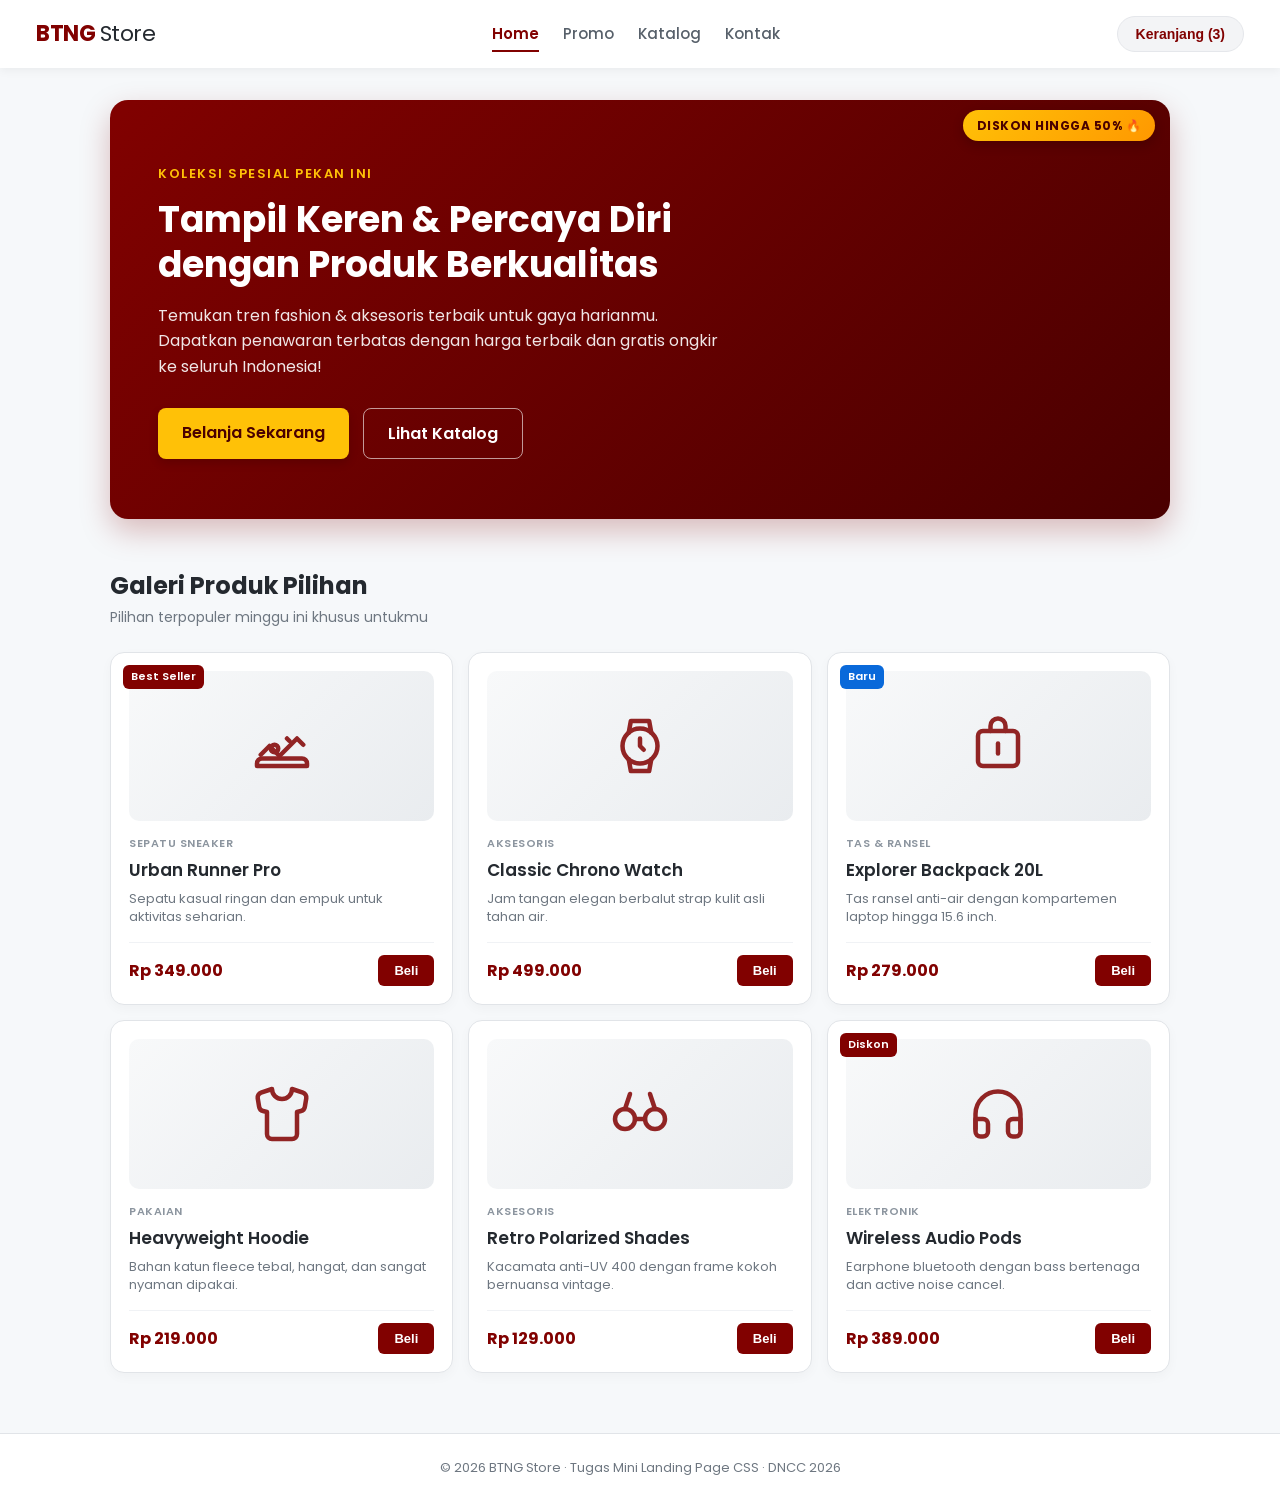
<file: FE/BTNG-ON-WEEK2-FE/index.html>
<!doctype html>
<html lang="id">
    <head>
        <meta charset="UTF-8" />
        <meta name="viewport" content="width=device-width, initial-scale=1.0" />
        <title>BTNG Store - Toko Online Sederhana</title>
        <!-- Hubungkan ke file CSS eksternal -->
        <link rel="stylesheet" href="style.css" />
        <!-- Google Fonts Poppins (seperti materi tipografi di slide) -->
        <link rel="preconnect" href="https://fonts.googleapis.com" />
        <link rel="preconnect" href="https://fonts.gstatic.com" crossorigin />
        <link
            href="https://fonts.googleapis.com/css2?family=Poppins:wght@400;500;600;700&display=swap"
            rel="stylesheet"
        />
    </head>
    <body>
        <nav class="navbar">
            <div class="nav-logo">
                <span class="logo-text">
                    BTNG
                    <span>Store</span>
                </span>
            </div>

            <ul class="nav-menu">
                <li><a href="#home" class="active">Home</a></li>
                <li><a href="#hero">Promo</a></li>
                <li><a href="#gallery">Katalog</a></li>
                <li><a href="#contact">Kontak</a></li>
            </ul>

            <div class="nav-cta">
                <button class="btn-nav">Keranjang (3)</button>
            </div>
        </nav>

        <div class="container" id="home">
            <section class="hero" id="hero">
                <div class="badge-promo">DISKON HINGGA 50% 🔥</div>

                <div class="hero-content">
                    <span class="hero-subtitle">Koleksi Spesial Pekan Ini</span>
                    <h1 class="hero-title">
                        Tampil Keren & Percaya Diri dengan Produk Berkualitas
                    </h1>
                    <p class="hero-desc">
                        Temukan tren fashion & aksesoris terbaik untuk gaya
                        harianmu. Dapatkan penawaran terbatas dengan harga
                        terbaik dan gratis ongkir ke seluruh Indonesia!
                    </p>
                    <div class="hero-actions">
                        <a href="#gallery" class="btn-primary">
                            Belanja Sekarang
                        </a>
                        <a href="#gallery" class="btn-outline">Lihat Katalog</a>
                    </div>
                </div>
            </section>

            <section class="gallery-section" id="gallery">
                <div class="section-title">
                    <h2>Galeri Produk Pilihan</h2>
                    <p>Pilihan terpopuler minggu ini khusus untukmu</p>
                </div>

                <div class="gallery">
                    <div class="product-card">
                        <div class="product-badge">Best Seller</div>
                        <div class="product-image-box">
                            <svg
                                class="product-icon"
                                viewBox="0 0 24 24"
                                fill="none"
                                stroke="currentColor"
                                stroke-width="1.8"
                                stroke-linecap="round"
                                stroke-linejoin="round"
                            >
                                <path
                                    d="M3.5 15.5l3.5-3.5 4 4 7-7 2.5 2.5"
                                ></path>
                                <path
                                    d="M4 17h16a2 2 0 0 1 2 2v1H2v-1a2 2 0 0 1 2-2z"
                                ></path>
                                <circle cx="9" cy="13" r="1.5"></circle>
                                <path d="M14 9l1 1"></path>
                            </svg>
                        </div>
                        <div class="product-info">
                            <span class="category">Sepatu Sneaker</span>
                            <h3 class="product-name">Urban Runner Pro</h3>
                            <p class="product-desc">
                                Sepatu kasual ringan dan empuk untuk aktivitas
                                seharian.
                            </p>
                            <div class="product-footer">
                                <span class="price">Rp 349.000</span>
                                <button class="btn-buy">Beli</button>
                            </div>
                        </div>
                    </div>

                    <div class="product-card">
                        <div class="product-image-box">
                            <svg
                                class="product-icon"
                                viewBox="0 0 24 24"
                                fill="none"
                                stroke="currentColor"
                                stroke-width="1.8"
                                stroke-linecap="round"
                                stroke-linejoin="round"
                            >
                                <circle cx="12" cy="12" r="7"></circle>
                                <polyline
                                    points="12 9 12 12 13.5 13.5"
                                ></polyline>
                                <path
                                    d="M16.51 17.35l-.85 4.65H8.34l-.85-4.65"
                                ></path>
                                <path
                                    d="M16.51 6.65L15.66 2H8.34L7.49 6.65"
                                ></path>
                            </svg>
                        </div>
                        <div class="product-info">
                            <span class="category">Aksesoris</span>
                            <h3 class="product-name">Classic Chrono Watch</h3>
                            <p class="product-desc">
                                Jam tangan elegan berbalut strap kulit asli
                                tahan air.
                            </p>
                            <div class="product-footer">
                                <span class="price">Rp 499.000</span>
                                <button class="btn-buy">Beli</button>
                            </div>
                        </div>
                    </div>

                    <div class="product-card">
                        <div class="product-badge new">Baru</div>
                        <div class="product-image-box">
                            <svg
                                class="product-icon"
                                viewBox="0 0 24 24"
                                fill="none"
                                stroke="currentColor"
                                stroke-width="1.8"
                                stroke-linecap="round"
                                stroke-linejoin="round"
                            >
                                <path
                                    d="M6 20h12a2 2 0 0 0 2-2V8a2 2 0 0 0-2-2H6a2 2 0 0 0-2 2v10a2 2 0 0 0 2 2z"
                                ></path>
                                <path d="M9 6V4a3 3 0 0 1 6 0v2"></path>
                                <line x1="12" y1="11" x2="12" y2="15"></line>
                            </svg>
                        </div>
                        <div class="product-info">
                            <span class="category">Tas & Ransel</span>
                            <h3 class="product-name">Explorer Backpack 20L</h3>
                            <p class="product-desc">
                                Tas ransel anti-air dengan kompartemen laptop
                                hingga 15.6 inch.
                            </p>
                            <div class="product-footer">
                                <span class="price">Rp 279.000</span>
                                <button class="btn-buy">Beli</button>
                            </div>
                        </div>
                    </div>

                    <div class="product-card">
                        <div class="product-image-box">
                            <svg
                                class="product-icon"
                                viewBox="0 0 24 24"
                                fill="none"
                                stroke="currentColor"
                                stroke-width="1.8"
                                stroke-linecap="round"
                                stroke-linejoin="round"
                            >
                                <path
                                    d="M20.38 3.46L16 2a4 4 0 0 1-8 0L3.62 3.46a2 2 0 0 0-1.34 2.23l.58 3.47a2 2 0 0 0 1.54 1.63L6 11.2V20a2 2 0 0 0 2 2h8a2 2 0 0 0 2-2v-8.8l1.6-.41a2 2 0 0 0 1.54-1.63l.58-3.47a2 2 0 0 0-1.34-2.23z"
                                ></path>
                            </svg>
                        </div>
                        <div class="product-info">
                            <span class="category">Pakaian</span>
                            <h3 class="product-name">Heavyweight Hoodie</h3>
                            <p class="product-desc">
                                Bahan katun fleece tebal, hangat, dan sangat
                                nyaman dipakai.
                            </p>
                            <div class="product-footer">
                                <span class="price">Rp 219.000</span>
                                <button class="btn-buy">Beli</button>
                            </div>
                        </div>
                    </div>

                    <div class="product-card">
                        <div class="product-image-box">
                            <svg
                                class="product-icon"
                                viewBox="0 0 24 24"
                                fill="none"
                                stroke="currentColor"
                                stroke-width="1.8"
                                stroke-linecap="round"
                                stroke-linejoin="round"
                            >
                                <circle cx="6" cy="14" r="4"></circle>
                                <circle cx="18" cy="14" r="4"></circle>
                                <path d="M10 14h4"></path>
                                <path d="M6 10l2-6"></path>
                                <path d="M18 10l-2-6"></path>
                            </svg>
                        </div>
                        <div class="product-info">
                            <span class="category">Aksesoris</span>
                            <h3 class="product-name">Retro Polarized Shades</h3>
                            <p class="product-desc">
                                Kacamata anti-UV 400 dengan frame kokoh
                                bernuansa vintage.
                            </p>
                            <div class="product-footer">
                                <span class="price">Rp 129.000</span>
                                <button class="btn-buy">Beli</button>
                            </div>
                        </div>
                    </div>

                    <div class="product-card">
                        <div class="product-badge">Diskon</div>
                        <div class="product-image-box">
                            <svg
                                class="product-icon"
                                viewBox="0 0 24 24"
                                fill="none"
                                stroke="currentColor"
                                stroke-width="1.8"
                                stroke-linecap="round"
                                stroke-linejoin="round"
                            >
                                <path d="M3 18v-6a9 9 0 0 1 18 0v6"></path>
                                <path
                                    d="M21 19a2 2 0 0 1-2 2h-1a2 2 0 0 1-2-2v-3a2 2 0 0 1 2-2h3zM3 19a2 2 0 0 0 2 2h1a2 2 0 0 0 2-2v-3a2 2 0 0 0-2-2H3z"
                                ></path>
                            </svg>
                        </div>
                        <div class="product-info">
                            <span class="category">Elektronik</span>
                            <h3 class="product-name">Wireless Audio Pods</h3>
                            <p class="product-desc">
                                Earphone bluetooth dengan bass bertenaga dan
                                active noise cancel.
                            </p>
                            <div class="product-footer">
                                <span class="price">Rp 389.000</span>
                                <button class="btn-buy">Beli</button>
                            </div>
                        </div>
                    </div>
                </div>
            </section>
        </div>

        <footer class="footer" id="contact">
            <p>
                &copy; 2026 BTNG Store &middot; Tugas Mini Landing Page CSS
                &middot; DNCC 2026
            </p>
        </footer>
    </body>
</html>
</file>
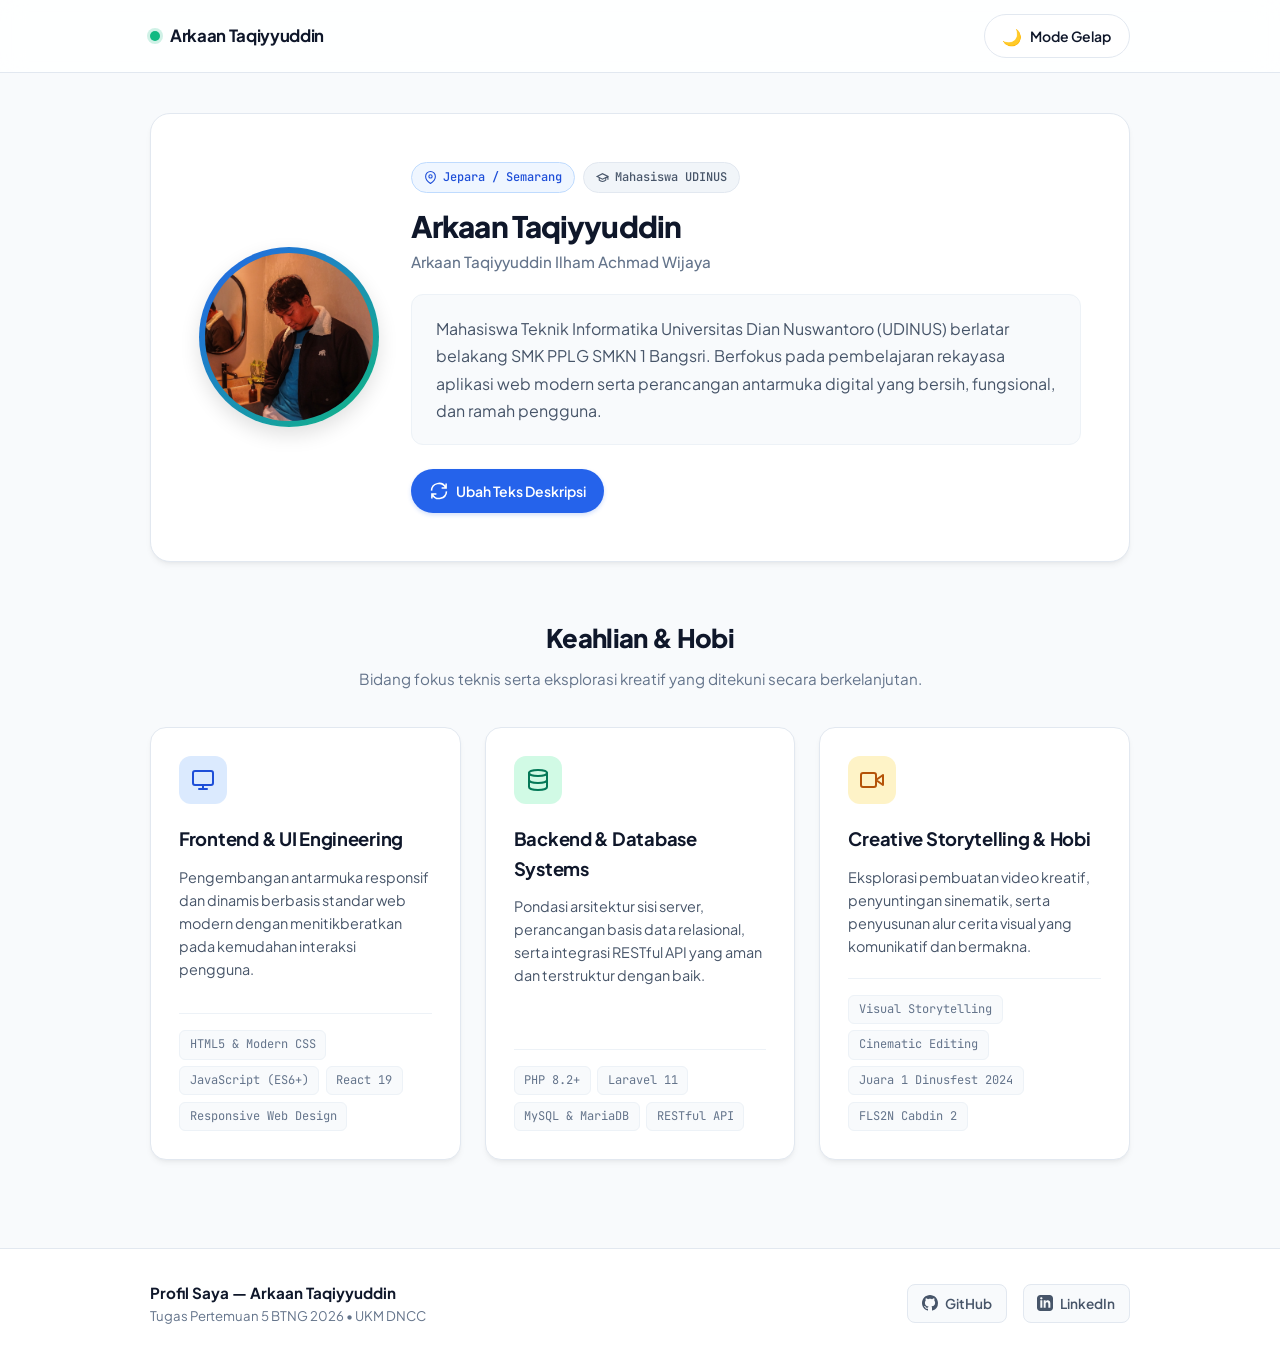
<file: FE/BTNG-WEEK5-FE/index.html>
<!doctype html>
<html lang="id">
    <head>
        <meta charset="UTF-8" />
        <meta name="viewport" content="width=device-width, initial-scale=1.0" />
        <title>Profil Saya - Arkaan Taqiyyuddin</title>
        <link rel="icon" type="image/jpeg" href="assets/icon.jpg" />
        <link rel="apple-touch-icon" href="assets/icon.jpg" />

        <!-- Google Fonts: Plus Jakarta Sans & JetBrains Mono -->
        <link rel="preconnect" href="https://fonts.googleapis.com" />
        <link rel="preconnect" href="https://fonts.gstatic.com" crossorigin />
        <link
            href="https://fonts.googleapis.com/css2?family=JetBrains+Mono:wght@400;500&family=Plus+Jakarta+Sans:wght@400;500;600;700;800&display=swap"
            rel="stylesheet"
        />

        <!-- Stylesheet -->
        <link rel="stylesheet" href="style.css" />
    </head>
    <body>
        <!-- Header Website -->
        <header class="site-header">
            <div class="container header-container">
                <div class="brand-logo">
                    <span class="status-dot"></span>
                    <span class="brand-name">Arkaan Taqiyyuddin</span>
                </div>

                <div class="header-actions">
                    <!-- Tombol Ganti Tema -->
                    <button
                        id="btnThemeToggle"
                        class="btn btn-theme"
                        type="button"
                        aria-label="Ganti Tema Tampilan"
                    >
                        <span class="theme-icon" aria-hidden="true">🌙</span>
                        <span class="theme-text">Mode Gelap</span>
                    </button>
                </div>
            </div>
        </header>

        <main class="main-content">
            <div class="container">
                <!-- Bagian Profil -->
                <section class="profile-section" id="profile">
                    <div class="profile-card">
                        <div class="profile-media">
                            <div class="avatar-wrapper">
                                <img
                                    src="assets/me.png"
                                    alt="Foto Arkaan Taqiyyuddin"
                                    class="profile-image"
                                />
                            </div>
                        </div>

                        <div class="profile-details">
                            <div class="profile-badges">
                                <span class="badge badge-accent">
                                    <svg
                                        class="badge-icon"
                                        viewBox="0 0 24 24"
                                        fill="none"
                                        stroke="currentColor"
                                        stroke-width="2"
                                    >
                                        <path
                                            d="M21 10c0 7-9 13-9 13s-9-6-9-13a9 9 0 0 1 18 0z"
                                        ></path>
                                        <circle cx="12" cy="10" r="3"></circle>
                                    </svg>
                                    Jepara / Semarang
                                </span>
                                <span class="badge badge-subtle">
                                    <svg
                                        class="badge-icon"
                                        viewBox="0 0 24 24"
                                        fill="none"
                                        stroke="currentColor"
                                        stroke-width="2"
                                    >
                                        <path
                                            d="M22 10v6M2 10l10-5 10 5-10 5z"
                                        ></path>
                                        <path
                                            d="M6 12v5c3 3 9 3 12 0v-5"
                                        ></path>
                                    </svg>
                                    Mahasiswa UDINUS
                                </span>
                            </div>

                            <h1 class="display-name">Arkaan Taqiyyuddin</h1>
                            <p class="full-name">
                                Arkaan Taqiyyuddin Ilham Achmad Wijaya
                            </p>

                            <!-- Teks Deskripsi Profil yang Dapat Diubah -->
                            <div class="description-box">
                                <p id="profileDesc" class="profile-description">
                                    Mahasiswa Teknik Informatika Universitas
                                    Dian Nuswantoro (UDINUS) berlatar belakang
                                    SMK PPLG SMKN 1 Bangsri. Berfokus pada
                                    pembelajaran rekayasa aplikasi web modern
                                    serta perancangan antarmuka digital yang
                                    bersih, fungsional, dan ramah pengguna.
                                </p>
                            </div>

                            <div class="profile-actions">
                                <!-- Tombol Ubah Teks -->
                                <button
                                    id="btnChangeText"
                                    class="btn btn-primary"
                                    type="button"
                                >
                                    <svg
                                        class="btn-icon"
                                        viewBox="0 0 24 24"
                                        fill="none"
                                        stroke="currentColor"
                                        stroke-width="2"
                                    >
                                        <path
                                            d="M21.5 2v6h-6M2.5 22v-6h6M2 11.5a10 10 0 0 1 18.8-4.3M22 12.5a10 10 0 0 1-18.8 4.2"
                                        ></path>
                                    </svg>
                                    <span>Ubah Teks Deskripsi</span>
                                </button>
                            </div>
                        </div>
                    </div>
                </section>

                <!-- Bagian Hobi & Keterampilan -->
                <section class="skills-section" id="skills">
                    <div class="section-header">
                        <h2 class="section-title">Keahlian & Hobi</h2>
                        <p class="section-subtitle">
                            Bidang fokus teknis serta eksplorasi kreatif yang
                            ditekuni secara berkelanjutan.
                        </p>
                    </div>

                    <!-- Grid Kartu: 1 Kolom di Layar < 768px, 3 Kolom di Layar >= 768px -->
                    <div class="cards-grid">
                        <!-- Kartu 1: Frontend & Antarmuka -->
                        <article class="feature-card">
                            <div class="card-icon-wrapper icon-blue">
                                <svg
                                    viewBox="0 0 24 24"
                                    fill="none"
                                    stroke="currentColor"
                                    stroke-width="2"
                                    stroke-linecap="round"
                                    stroke-linejoin="round"
                                >
                                    <rect
                                        x="2"
                                        y="3"
                                        width="20"
                                        height="14"
                                        rx="2"
                                        ry="2"
                                    ></rect>
                                    <line x1="8" y1="21" x2="16" y2="21"></line>
                                    <line
                                        x1="12"
                                        y1="17"
                                        x2="12"
                                        y2="21"
                                    ></line>
                                </svg>
                            </div>
                            <h3 class="card-title">
                                Frontend & UI Engineering
                            </h3>
                            <p class="card-desc">
                                Pengembangan antarmuka responsif dan dinamis
                                berbasis standar web modern dengan
                                menitikberatkan pada kemudahan interaksi
                                pengguna.
                            </p>
                            <ul class="card-tags">
                                <li>HTML5 & Modern CSS</li>
                                <li>JavaScript (ES6+)</li>
                                <li>React 19</li>
                                <li>Responsive Web Design</li>
                            </ul>
                        </article>

                        <!-- Kartu 2: Backend & Database -->
                        <article class="feature-card">
                            <div class="card-icon-wrapper icon-emerald">
                                <svg
                                    viewBox="0 0 24 24"
                                    fill="none"
                                    stroke="currentColor"
                                    stroke-width="2"
                                    stroke-linecap="round"
                                    stroke-linejoin="round"
                                >
                                    <ellipse
                                        cx="12"
                                        cy="5"
                                        rx="9"
                                        ry="3"
                                    ></ellipse>
                                    <path
                                        d="M21 12c0 1.66-4 3-9 3s-9-1.34-9-3"
                                    ></path>
                                    <path
                                        d="M3 5v14c0 1.66 4 3 9 3s9-1.34 9-3V5"
                                    ></path>
                                </svg>
                            </div>
                            <h3 class="card-title">
                                Backend & Database Systems
                            </h3>
                            <p class="card-desc">
                                Pondasi arsitektur sisi server, perancangan
                                basis data relasional, serta integrasi RESTful
                                API yang aman dan terstruktur dengan baik.
                            </p>
                            <ul class="card-tags">
                                <li>PHP 8.2+</li>
                                <li>Laravel 11</li>
                                <li>MySQL & MariaDB</li>
                                <li>RESTful API</li>
                            </ul>
                        </article>

                        <!-- Kartu 3: Hobi Kreatif & Multimedia -->
                        <article class="feature-card">
                            <div class="card-icon-wrapper icon-amber">
                                <svg
                                    viewBox="0 0 24 24"
                                    fill="none"
                                    stroke="currentColor"
                                    stroke-width="2"
                                    stroke-linecap="round"
                                    stroke-linejoin="round"
                                >
                                    <polygon
                                        points="23 7 16 12 23 17 23 7"
                                    ></polygon>
                                    <rect
                                        x="1"
                                        y="5"
                                        width="15"
                                        height="14"
                                        rx="2"
                                        ry="2"
                                    ></rect>
                                </svg>
                            </div>
                            <h3 class="card-title">
                                Creative Storytelling & Hobi
                            </h3>
                            <p class="card-desc">
                                Eksplorasi pembuatan video kreatif, penyuntingan
                                sinematik, serta penyusunan alur cerita visual
                                yang komunikatif dan bermakna.
                            </p>
                            <ul class="card-tags">
                                <li>Visual Storytelling</li>
                                <li>Cinematic Editing</li>
                                <li>Juara 1 Dinusfest 2024</li>
                                <li>FLS2N Cabdin 2</li>
                            </ul>
                        </article>
                    </div>
                </section>
            </div>
        </main>

        <!-- Footer Website -->
        <footer class="site-footer">
            <div class="container footer-container">
                <div class="footer-info">
                    <p class="footer-title">Profil Saya — Arkaan Taqiyyuddin</p>
                    <p class="footer-subtitle">
                        Tugas Pertemuan 5 BTNG 2026 • UKM DNCC
                    </p>
                </div>

                <div class="footer-links">
                    <a
                        href="https://github.com/Arrsiixx7"
                        target="_blank"
                        rel="noopener noreferrer"
                        class="social-link"
                    >
                        <svg viewBox="0 0 24 24" fill="currentColor">
                            <path
                                d="M12 0C5.37 0 0 5.37 0 12c0 5.31 3.435 9.795 8.205 11.385.6.105.825-.255.825-.57 0-.285-.015-1.23-.015-2.235-3.015.555-3.795-.735-4.035-1.41-.135-.345-.72-1.41-1.23-1.695-.42-.225-1.02-.78-.015-.795.945-.015 1.62.87 1.845 1.23 1.08 1.815 2.805 1.305 3.495.99.105-.78.42-1.305.765-1.605-2.67-.3-5.46-1.335-5.46-5.925 0-1.305.465-2.385 1.23-3.225-.12-.3-.54-1.53.12-3.18 0 0 1.005-.315 3.3 1.23.96-.27 1.98-.405 3-.405s2.04.135 3 .405c2.295-1.56 3.3-1.23 3.3-1.23.66 1.65.24 2.88.12 3.18.765.84 1.23 1.905 1.23 3.225 0 4.605-2.805 5.625-5.475 5.925.435.375.81 1.095.81 2.22 0 1.605-.015 2.895-.015 3.3 0 .315.225.69.825.57A12.02 12.02 0 0024 12c0-6.63-5.37-12-12-12z"
                            />
                        </svg>
                        <span>GitHub</span>
                    </a>
                    <a
                        href="https://www.linkedin.com/in/arr-sixx"
                        target="_blank"
                        rel="noopener noreferrer"
                        class="social-link"
                    >
                        <svg viewBox="0 0 24 24" fill="currentColor">
                            <path
                                d="M19 0h-14c-2.761 0-5 2.239-5 5v14c0 2.761 2.239 5 5 5h14c2.762 0 5-2.239 5-5v-14c0-2.761-2.238-5-5-5zm-11 19h-3v-11h3v11zm-1.5-12.268c-.966 0-1.75-.79-1.75-1.764s.784-1.764 1.75-1.764 1.75.79 1.75 1.764-.783 1.764-1.75 1.764zm13.5 12.268h-3v-5.604c0-3.368-4-3.113-4 0v5.604h-3v-11h3v1.765c1.396-2.586 7-2.777 7 2.476v6.759z"
                            />
                        </svg>
                        <span>LinkedIn</span>
                    </a>
                </div>
            </div>
        </footer>

        <!-- Script JavaScript -->
        <script src="script.js"></script>
    </body>
</html>
</file>
<file: FE/BTNG-ON-WEEK2-FE/style.css>
/* ==========================================================================
   TUGAS: MINI LANDING PAGE (DNCC BTNG 2026 - WEEK 2)
   Topik: CSS Syntax Dasar hingga Layout Modern
   ========================================================================== */

/* --------------------------------------------------------------------------
   SYARAT 1: RESET & BOX MODEL (*)
   Logika:
   Secara default, CSS menggunakan box-sizing: content-box (lebar elemen = content saja,
   sehingga padding dan border akan menambah ukuran total kotak dan membuat layout pecah).
   Dengan 'box-sizing: border-box', total lebar & tinggi sudah mencakup content + padding + border,
   sehingga ukuran kotak tetap konsisten sesuai nilai width/height yang kita tentukan.
   -------------------------------------------------------------------------- */
* {
    margin: 0;
    padding: 0;
    box-sizing: border-box; /* [SYARAT 1] Reset Box Model */
}

/* ==========================================================================
   DASAR & TIPOGRAFI (Materi Slide 07 & 10)
   ========================================================================== */
body {
    font-family: 'Poppins', -apple-system, BlinkMacSystemFont, 'Segoe UI', Roboto, sans-serif;
    background-color: #f6f8fa;
    color: #24292f;
    line-height: 1.6;
}

a {
    text-decoration: none;
    color: inherit;
}

ul {
    list-style: none;
}

/* Container Pembungkus Konten Utama */
.container {
    max-width: 1100px;
    margin: 0 auto;
    padding: 0 20px;
}

/* ==========================================================================
   SYARAT 2: NAVBAR (.navbar)
   Logika:
   - 'display: flex' mengubah navbar menjadi Flex Container satu baris.
   - 'justify-content: space-between' otomatis menyebarkan elemen anak:
     elemen pertama (logo) ditaruh di paling kiri, elemen terakhir (CTA/keranjang) di paling kanan,
     dan menu navigasi tersebar secara proporsional di antaranya.
   - 'align-items: center' menyejajarkan seluruh item tepat di tengah secara vertikal.
   ========================================================================== */
.navbar {
    display: flex;                   /* [SYARAT 2] Flexbox */
    justify-content: space-between;  /* [SYARAT 2] Jarak antar elemen ke ujung kiri & kanan */
    align-items: center;
    background-color: #ffffff;
    padding: 16px 36px;
    box-shadow: 0 2px 10px rgba(0, 0, 0, 0.06);
    position: sticky;
    top: 0;
    z-index: 1000;
}

.logo-text {
    font-size: 22px;
    font-weight: 700;
    color: #810100; /* Warna tema khas BTNG */
    letter-spacing: -0.5px;
}

.logo-text span {
    color: #24292f;
    font-weight: 400;
}

.nav-menu {
    display: flex;
    gap: 24px;
}

.nav-menu a {
    font-size: 15px;
    font-weight: 500;
    color: #57606a;
    transition: color 0.2s ease;
    padding: 6px 0;
}

.nav-menu a:hover,
.nav-menu a.active {
    color: #810100;
    font-weight: 600;
    border-bottom: 2px solid #810100;
}

.btn-nav {
    background-color: #f3f4f6;
    color: #810100;
    font-weight: 600;
    font-size: 14px;
    padding: 9px 18px;
    border: 1px solid #e5e7eb;
    border-radius: 20px;
    cursor: pointer;
    transition: all 0.2s ease;
}

.btn-nav:hover {
    background-color: #810100;
    color: #ffffff;
    border-color: #810100;
}

/* ==========================================================================
   SYARAT 3: HERO SECTION (.hero) & BADGE PROMO
   Logika:
   - 'position: relative' pada parent (.hero) menjadikannya titik patokan (reference point/anchor).
   - 'position: absolute' pada child (.badge-promo) mencopot elemen dari aliran normal (document flow)
     dan menempelkannya persis mengacu ke batas .hero.
   - Nilai 'top: 10px; right: 15px;' memposisikan badge melayang 10px dari sisi atas dan 15px dari sisi kanan hero.
   ========================================================================== */
.hero {
    position: relative; /* [SYARAT 3] Titik acuan bagi elemen position: absolute */
    background: linear-gradient(135deg, #810100 0%, #4a0000 100%);
    color: #ffffff;
    padding: 60px 48px;
    border-radius: 18px;
    margin: 32px 0 48px 0;
    box-shadow: 0 12px 30px rgba(129, 1, 0, 0.25);
    overflow: hidden;
}

/* Badge Promo Melayang */
.badge-promo {
    position: absolute; /* [SYARAT 3] Melayang bebas mengikuti batas .hero */
    top: 10px;          /* [SYARAT 3] Jarak 10px dari batas atas hero */
    right: 15px;        /* [SYARAT 3] Jarak 15px dari batas kanan hero */
    background: linear-gradient(135deg, #ffc107, #ff9800);
    color: #4a0000;
    font-size: 12px;
    font-weight: 700;
    padding: 6px 14px;
    border-radius: 20px;
    letter-spacing: 0.5px;
    box-shadow: 0 4px 12px rgba(0, 0, 0, 0.2);
    text-transform: uppercase;
}

.hero-subtitle {
    display: inline-block;
    font-size: 13px;
    text-transform: uppercase;
    letter-spacing: 1.5px;
    color: #ffc107;
    font-weight: 600;
    margin-bottom: 12px;
}

.hero-title {
    font-size: 36px;
    font-weight: 700;
    line-height: 1.25;
    margin-bottom: 16px;
    max-width: 650px;
}

.hero-desc {
    font-size: 16px;
    color: #f0e6e6;
    max-width: 580px;
    margin-bottom: 28px;
    line-height: 1.6;
}

.hero-actions {
    display: flex;
    gap: 14px;
}

.btn-primary {
    background-color: #ffc107;
    color: #4a0000;
    font-weight: 600;
    padding: 12px 24px;
    border-radius: 8px;
    display: inline-block;
    transition: all 0.2s ease;
    box-shadow: 0 4px 10px rgba(0, 0, 0, 0.15);
}

.btn-primary:hover {
    background-color: #ffb300;
    transform: translateY(-2px);
}

.btn-outline {
    background-color: transparent;
    color: #ffffff;
    font-weight: 600;
    padding: 12px 24px;
    border-radius: 8px;
    border: 1.5px solid rgba(255, 255, 255, 0.6);
    display: inline-block;
    transition: all 0.2s ease;
}

.btn-outline:hover {
    background-color: rgba(255, 255, 255, 0.15);
    border-color: #ffffff;
}

/* ==========================================================================
   SYARAT 4: GALLERY (.gallery) - GRID SYSTEM
   Logika:
   - 'display: grid' mengaktifkan sistem tata letak 2 dimensi (baris & kolom).
   - 'grid-template-columns: repeat(3, 1fr)' membagi lebar container menjadi tepat 3 kolom
     dengan ukuran fraksi (fr) yang sama besar (1fr = 1 bagian proporsional).
   - 'gap: 15px' memberikan jarak seragam 15 piksel baik antar-kolom maupun antar-baris,
     tanpa perlu repot menghitung margin manual.
   ========================================================================== */
.gallery-section {
    margin-bottom: 60px;
}

.section-title {
    margin-bottom: 24px;
}

.section-title h2 {
    font-size: 24px;
    font-weight: 700;
    color: #24292f;
}

.section-title p {
    font-size: 14px;
    color: #6e7781;
}

.gallery {
    display: grid;                             /* [SYARAT 4] Grid System */
    grid-template-columns: repeat(3, 1fr);     /* [SYARAT 4] 3 kolom sama besar */
    gap: 15px;                                 /* [SYARAT 4] Jarak antar grid 15px */
}

/* Kartu Produk (Product Card) */
.product-card {
    position: relative;
    background-color: #ffffff;
    border-radius: 14px;
    padding: 18px;
    border: 1px solid #e1e4e8;
    box-shadow: 0 4px 12px rgba(0, 0, 0, 0.03);
    display: flex;
    flex-direction: column;
    justify-content: space-between;
    transition: transform 0.2s ease, box-shadow 0.2s ease;
}

.product-card:hover {
    transform: translateY(-4px);
    box-shadow: 0 10px 20px rgba(0, 0, 0, 0.08);
    border-color: #d0d7de;
}

/* Label kecil pada card produk */
.product-badge {
    position: absolute;
    top: 12px;
    left: 12px;
    background-color: #810100;
    color: #ffffff;
    font-size: 11px;
    font-weight: 600;
    padding: 3px 8px;
    border-radius: 6px;
    z-index: 2;
}

.product-badge.new {
    background-color: #0969da;
}

/* Area Gambar / Icon Produk */
.product-image-box {
    background: linear-gradient(135deg, #f8f9fa 0%, #e9ecef 100%);
    border-radius: 10px;
    height: 150px;
    display: flex;
    align-items: center;
    justify-content: center;
    margin-bottom: 14px;
}

.product-icon {
    width: 60px;
    height: 60px;
    color: #810100;
    opacity: 0.85;
    transition: transform 0.2s ease;
}

.product-card:hover .product-icon {
    transform: scale(1.08);
}

/* Deskripsi & Harga Produk */
.product-info {
    display: flex;
    flex-direction: column;
    flex-grow: 1;
}

.product-info .category {
    font-size: 11px;
    font-weight: 600;
    text-transform: uppercase;
    color: #8c959f;
    letter-spacing: 0.5px;
    margin-bottom: 4px;
}

.product-name {
    font-size: 17px;
    font-weight: 600;
    color: #24292f;
    margin-bottom: 6px;
}

.product-desc {
    font-size: 13px;
    color: #6e7781;
    line-height: 1.4;
    margin-bottom: 16px;
    flex-grow: 1;
}

.product-footer {
    display: flex;
    justify-content: space-between;
    align-items: center;
    padding-top: 12px;
    border-top: 1px solid #f0f2f5;
}

.price {
    font-size: 16px;
    font-weight: 700;
    color: #810100;
}

.btn-buy {
    background-color: #810100;
    color: #ffffff;
    border: none;
    padding: 8px 16px;
    font-size: 13px;
    font-weight: 600;
    border-radius: 6px;
    cursor: pointer;
    transition: background-color 0.2s ease;
}

.btn-buy:hover {
    background-color: #5c0100;
}

/* ==========================================================================
   FOOTER
   ========================================================================== */
.footer {
    background-color: #ffffff;
    border-top: 1px solid #e1e4e8;
    text-align: center;
    padding: 24px 20px;
    color: #6e7781;
    font-size: 13px;
}

/* ==========================================================================
   RESPONSIVITAS TAMBAHAN (Mobile friendly)
   Catatan: Di desktop tetap 3 kolom sesuai ketentuan tugas!
   ========================================================================== */
@media (max-width: 768px) {
    .navbar {
        padding: 14px 20px;
    }

    .nav-menu {
        display: none; /* Menyederhanakan tampilan pada layar sangat kecil */
    }

    .hero {
        padding: 40px 24px;
    }

    .hero-title {
        font-size: 26px;
    }

    .gallery {
        grid-template-columns: repeat(1, 1fr); /* 1 kolom saat di smartphone */
    }
}
</file>
<file: FE/BTNG-WEEK5-FE/style.css>
/* ==========================================================================
   Tugas Pertemuan 5 BTNG 2026: Website Profil Responsif
   Nama: Arkaan Taqiyyuddin Ilham Achmad Wijaya
   Teknologi: Pure Vanilla CSS (Tanpa Framework CSS)
   ========================================================================== */

/* --------------------------------------------------------------------------
   1. CSS Variables / Design Tokens (Light & Dark Themes)
   -------------------------------------------------------------------------- */
:root {
  /* Palet Warna - Light Mode (Default) */
  --bg-page: #f8fafc;
  --bg-card: #ffffff;
  --bg-card-hover: #f1f5f9;
  --bg-card-subtle: #f8fafc;
  --bg-header: rgba(255, 255, 255, 0.85);
  
  --border-color: #e2e8f0;
  --border-subtle: #edf2f7;
  
  --text-primary: #0f172a;
  --text-secondary: #475569;
  --text-muted: #64748b;
  
  --primary-color: #2563eb;
  --primary-hover: #1d4ed8;
  --primary-contrast: #ffffff;
  
  --badge-bg: #eff6ff;
  --badge-text: #1d4ed8;
  --badge-border: #bfdbfe;
  
  --badge-subtle-bg: #f1f5f9;
  --badge-subtle-text: #475569;
  --badge-subtle-border: #e2e8f0;

  --icon-blue-bg: #dbeafe;
  --icon-blue-color: #1d4ed8;
  --icon-emerald-bg: #d1fae5;
  --icon-emerald-color: #047857;
  --icon-amber-bg: #fef3c7;
  --icon-amber-color: #b45309;

  --card-shadow: 0 4px 6px -1px rgba(0, 0, 0, 0.05), 0 2px 4px -2px rgba(0, 0, 0, 0.05);
  --card-shadow-hover: 0 12px 20px -3px rgba(0, 0, 0, 0.08), 0 4px 6px -4px rgba(0, 0, 0, 0.04);

  --font-sans: 'Plus Jakarta Sans', system-ui, -apple-system, sans-serif;
  --font-mono: 'JetBrains Mono', monospace;
  
  --transition-speed: 0.3s;
}

/* Palet Warna - Dark Mode */
body.dark-theme {
  --bg-page: #0b0f19;
  --bg-card: #141c2e;
  --bg-card-hover: #1b263d;
  --bg-card-subtle: #0f1624;
  --bg-header: rgba(11, 15, 25, 0.85);
  
  --border-color: #24324d;
  --border-subtle: #1e293b;
  
  --text-primary: #f8fafc;
  --text-secondary: #cbd5e1;
  --text-muted: #94a3b8;
  
  --primary-color: #3b82f6;
  --primary-hover: #60a5fa;
  --primary-contrast: #ffffff;
  
  --badge-bg: rgba(59, 130, 246, 0.15);
  --badge-text: #93c5fd;
  --badge-border: rgba(59, 130, 246, 0.3);
  
  --badge-subtle-bg: #1e293b;
  --badge-subtle-text: #cbd5e1;
  --badge-subtle-border: #334155;

  --icon-blue-bg: rgba(59, 130, 246, 0.18);
  --icon-blue-color: #60a5fa;
  --icon-emerald-bg: rgba(16, 185, 129, 0.18);
  --icon-emerald-color: #34d399;
  --icon-amber-bg: rgba(245, 158, 11, 0.18);
  --icon-amber-color: #fbbf24;

  --card-shadow: 0 4px 6px -1px rgba(0, 0, 0, 0.35);
  --card-shadow-hover: 0 12px 24px -3px rgba(0, 0, 0, 0.5);
}

/* --------------------------------------------------------------------------
   2. Reset & Aturan Dasar
   -------------------------------------------------------------------------- */
* {
  margin: 0;
  padding: 0;
  box-sizing: border-box;
}

html {
  scroll-behavior: smooth;
}

body {
  font-family: var(--font-sans);
  background-color: var(--bg-page);
  color: var(--text-primary);
  line-height: 1.6;
  transition: background-color var(--transition-speed) ease,
              color var(--transition-speed) ease,
              border-color var(--transition-speed) ease;
  min-height: 100vh;
  display: flex;
  flex-direction: column;
}

/* --------------------------------------------------------------------------
   3. Container Relatif & Gambar Responsif (Ketentuan RWD)
   -------------------------------------------------------------------------- */
/* Ukuran relatif (%) sesuai ketentuan tugas */
.container {
  width: 90%;
  max-width: 980px;
  margin-left: auto;
  margin-right: auto;
}

/* Gambar responsif: tidak melebihi lebar container */
img {
  max-width: 100%;
  height: auto;
  display: block;
}

/* --------------------------------------------------------------------------
   4. Header & Navigasi
   -------------------------------------------------------------------------- */
.site-header {
  position: sticky;
  top: 0;
  z-index: 100;
  background-color: var(--bg-header);
  backdrop-filter: blur(12px);
  -webkit-backdrop-filter: blur(12px);
  border-bottom: 1px solid var(--border-color);
  padding: 0.875rem 0;
  transition: background-color var(--transition-speed) ease,
              border-color var(--transition-speed) ease;
}

.header-container {
  display: flex;
  justify-content: space-between;
  align-items: center;
}

.brand-logo {
  display: flex;
  align-items: center;
  gap: 0.625rem;
}

.status-dot {
  width: 10px;
  height: 10px;
  background-color: #10b981;
  border-radius: 50%;
  box-shadow: 0 0 0 3px rgba(16, 185, 129, 0.2);
  display: inline-block;
  animation: pulseDot 2s infinite ease-in-out;
}

@keyframes pulseDot {
  0%, 100% {
    transform: scale(1);
    opacity: 1;
  }
  50% {
    transform: scale(1.2);
    opacity: 0.7;
  }
}

.brand-name {
  font-size: 1.05rem;
  font-weight: 700;
  letter-spacing: -0.02em;
  color: var(--text-primary);
}

/* Tombol Umum */
.btn {
  display: inline-flex;
  align-items: center;
  justify-content: center;
  gap: 0.5rem;
  font-family: var(--font-sans);
  font-size: 0.875rem;
  font-weight: 600;
  padding: 0.55rem 1.1rem;
  border-radius: 9999px;
  cursor: pointer;
  border: 1px solid transparent;
  transition: all 0.25s ease;
  min-height: 44px; /* Touch target minimum 44px */
}

/* Tombol Ganti Tema */
.btn-theme {
  background-color: var(--bg-card);
  color: var(--text-primary);
  border-color: var(--border-color);
}

.btn-theme:hover {
  background-color: var(--bg-card-hover);
  border-color: var(--primary-color);
}

.theme-icon {
  font-size: 1rem;
}

/* Tombol Primer (Ubah Teks) */
.btn-primary {
  background-color: var(--primary-color);
  color: var(--primary-contrast);
  box-shadow: 0 2px 4px rgba(37, 99, 235, 0.2);
}

.btn-primary:hover {
  background-color: var(--primary-hover);
  transform: translateY(-2px);
  box-shadow: 0 4px 10px rgba(37, 99, 235, 0.3);
}

.btn-primary:active {
  transform: translateY(0);
}

.btn-icon {
  width: 18px;
  height: 18px;
}

/* --------------------------------------------------------------------------
   5. Bagian Profil
   -------------------------------------------------------------------------- */
.main-content {
  flex: 1 0 auto;
  padding: 2.5rem 0 3.5rem;
}

.profile-section {
  margin-bottom: 3.5rem;
}

.profile-card {
  background-color: var(--bg-card);
  border: 1px solid var(--border-color);
  border-radius: 20px;
  padding: 2.25rem 2rem;
  box-shadow: var(--card-shadow);
  display: flex;
  flex-direction: column;
  align-items: center;
  text-align: center;
  gap: 2rem;
  transition: background-color var(--transition-speed) ease,
              border-color var(--transition-speed) ease,
              box-shadow var(--transition-speed) ease;
}

.profile-media {
  flex-shrink: 0;
}

.avatar-wrapper {
  width: 150px;
  height: 150px;
  border-radius: 50%;
  padding: 6px;
  background: linear-gradient(135deg, var(--primary-color), #10b981);
  box-shadow: 0 8px 20px rgba(0, 0, 0, 0.12);
  display: flex;
  align-items: center;
  justify-content: center;
}

.profile-image {
  width: 100%;
  height: 100%;
  object-fit: cover;
  border-radius: 50%;
  background-color: var(--bg-card);
}

.profile-details {
  flex: 1;
}

.profile-badges {
  display: flex;
  flex-wrap: wrap;
  justify-content: center;
  gap: 0.5rem;
  margin-bottom: 1rem;
}

.badge {
  display: inline-flex;
  align-items: center;
  gap: 0.375rem;
  font-size: 0.75rem;
  font-family: var(--font-mono);
  font-weight: 500;
  padding: 0.3rem 0.75rem;
  border-radius: 9999px;
  border: 1px solid transparent;
}

.badge-accent {
  background-color: var(--badge-bg);
  color: var(--badge-text);
  border-color: var(--badge-border);
}

.badge-subtle {
  background-color: var(--badge-subtle-bg);
  color: var(--badge-subtle-text);
  border-color: var(--badge-subtle-border);
}

.badge-icon {
  width: 13px;
  height: 13px;
}

.display-name {
  font-size: 1.85rem;
  font-weight: 800;
  line-height: 1.2;
  letter-spacing: -0.03em;
  margin-bottom: 0.35rem;
}

.full-name {
  font-size: 0.95rem;
  color: var(--text-muted);
  margin-bottom: 1.25rem;
  font-weight: 500;
}

.description-box {
  background-color: var(--bg-card-subtle);
  border: 1px solid var(--border-subtle);
  border-radius: 12px;
  padding: 1.25rem 1.5rem;
  margin-bottom: 1.5rem;
}

.profile-description {
  font-size: 1rem;
  color: var(--text-secondary);
  line-height: 1.7;
  transition: opacity 0.3s ease, transform 0.3s ease;
}

.profile-description.fade-update {
  animation: fadeInText 0.4s ease-out;
}

@keyframes fadeInText {
  from {
    opacity: 0.3;
    transform: translateY(6px);
  }
  to {
    opacity: 1;
    transform: translateY(0);
  }
}

.profile-actions {
  display: flex;
  justify-content: center;
}

/* --------------------------------------------------------------------------
   6. Bagian Hobi & Keterampilan (Section Header)
   -------------------------------------------------------------------------- */
.skills-section {
  margin-bottom: 2rem;
}

.section-header {
  text-align: center;
  margin-bottom: 2.25rem;
}

.section-title {
  font-size: 1.6rem;
  font-weight: 800;
  letter-spacing: -0.025em;
  margin-bottom: 0.5rem;
}

.section-subtitle {
  font-size: 0.95rem;
  color: var(--text-muted);
  max-width: 580px;
  margin: 0 auto;
}

/* --------------------------------------------------------------------------
   7. Tata Letak Kartu (CSS Media Queries Sesuai Spesifikasi Wajib)
   - Layar < 768px: Tampil dalam SATU kolom
   - Layar >= 768px: Tampil dalam TIGA kolom
   -------------------------------------------------------------------------- */

/* Default Mobile (< 768px): SATU KOLOM */
.cards-grid {
  display: grid;
  grid-template-columns: 1fr;
  gap: 1.5rem;
}

/* Desktop & Laptop (>= 768px): TIGA KOLOM */
@media (min-width: 768px) {
  .cards-grid {
    grid-template-columns: repeat(3, 1fr);
    gap: 1.5rem;
  }
  
  /* Penyesuaian profil pada layar desktop agar lebih leluasa */
  .profile-card {
    flex-direction: row;
    align-items: center;
    text-align: left;
    padding: 3rem;
  }

  .profile-badges {
    justify-content: flex-start;
  }

  .profile-actions {
    justify-content: flex-start;
  }

  .avatar-wrapper {
    width: 180px;
    height: 180px;
  }
}

/* --------------------------------------------------------------------------
   8. Komponen Kartu (Card Styling)
   -------------------------------------------------------------------------- */
.feature-card {
  background-color: var(--bg-card);
  border: 1px solid var(--border-color);
  border-radius: 16px;
  padding: 1.75rem;
  box-shadow: var(--card-shadow);
  display: flex;
  flex-direction: column;
  transition: transform 0.25s ease,
              box-shadow 0.25s ease,
              border-color 0.25s ease,
              background-color var(--transition-speed) ease;
}

.feature-card:hover {
  transform: translateY(-5px);
  box-shadow: var(--card-shadow-hover);
  border-color: var(--primary-color);
}

.card-icon-wrapper {
  width: 48px;
  height: 48px;
  border-radius: 12px;
  display: flex;
  align-items: center;
  justify-content: center;
  margin-bottom: 1.25rem;
  flex-shrink: 0;
}

.card-icon-wrapper svg {
  width: 24px;
  height: 24px;
}

.icon-blue {
  background-color: var(--icon-blue-bg);
  color: var(--icon-blue-color);
}

.icon-emerald {
  background-color: var(--icon-emerald-bg);
  color: var(--icon-emerald-color);
}

.icon-amber {
  background-color: var(--icon-amber-bg);
  color: var(--icon-amber-color);
}

.card-title {
  font-size: 1.15rem;
  font-weight: 700;
  letter-spacing: -0.015em;
  margin-bottom: 0.75rem;
  color: var(--text-primary);
}

.card-desc {
  font-size: 0.9rem;
  color: var(--text-secondary);
  line-height: 1.6;
  margin-bottom: 1.25rem;
  flex-grow: 1;
}

.card-tags {
  list-style: none;
  display: flex;
  flex-wrap: wrap;
  gap: 0.4rem;
  padding-top: 1rem;
  border-top: 1px solid var(--border-subtle);
}

.card-tags li {
  font-size: 0.75rem;
  font-family: var(--font-mono);
  background-color: var(--bg-card-subtle);
  color: var(--text-muted);
  border: 1px solid var(--border-subtle);
  padding: 0.25rem 0.6rem;
  border-radius: 6px;
}

/* --------------------------------------------------------------------------
   9. Footer
   -------------------------------------------------------------------------- */
.site-footer {
  background-color: var(--bg-card);
  border-top: 1px solid var(--border-color);
  padding: 2rem 0;
  margin-top: auto;
  transition: background-color var(--transition-speed) ease,
              border-color var(--transition-speed) ease;
}

.footer-container {
  display: flex;
  flex-direction: column;
  align-items: center;
  text-align: center;
  gap: 1.25rem;
}

@media (min-width: 768px) {
  .footer-container {
    flex-direction: row;
    justify-content: space-between;
    text-align: left;
  }
}

.footer-title {
  font-weight: 700;
  font-size: 0.95rem;
  color: var(--text-primary);
}

.footer-subtitle {
  font-size: 0.825rem;
  color: var(--text-muted);
}

.footer-links {
  display: flex;
  align-items: center;
  gap: 1rem;
}

.social-link {
  display: inline-flex;
  align-items: center;
  gap: 0.45rem;
  font-size: 0.85rem;
  font-weight: 600;
  color: var(--text-secondary);
  text-decoration: none;
  padding: 0.45rem 0.85rem;
  border-radius: 8px;
  border: 1px solid var(--border-color);
  background-color: var(--bg-page);
  transition: all 0.2s ease;
}

.social-link svg {
  width: 16px;
  height: 16px;
}

.social-link:hover {
  color: var(--primary-color);
  border-color: var(--primary-color);
  transform: translateY(-2px);
}
</file>
